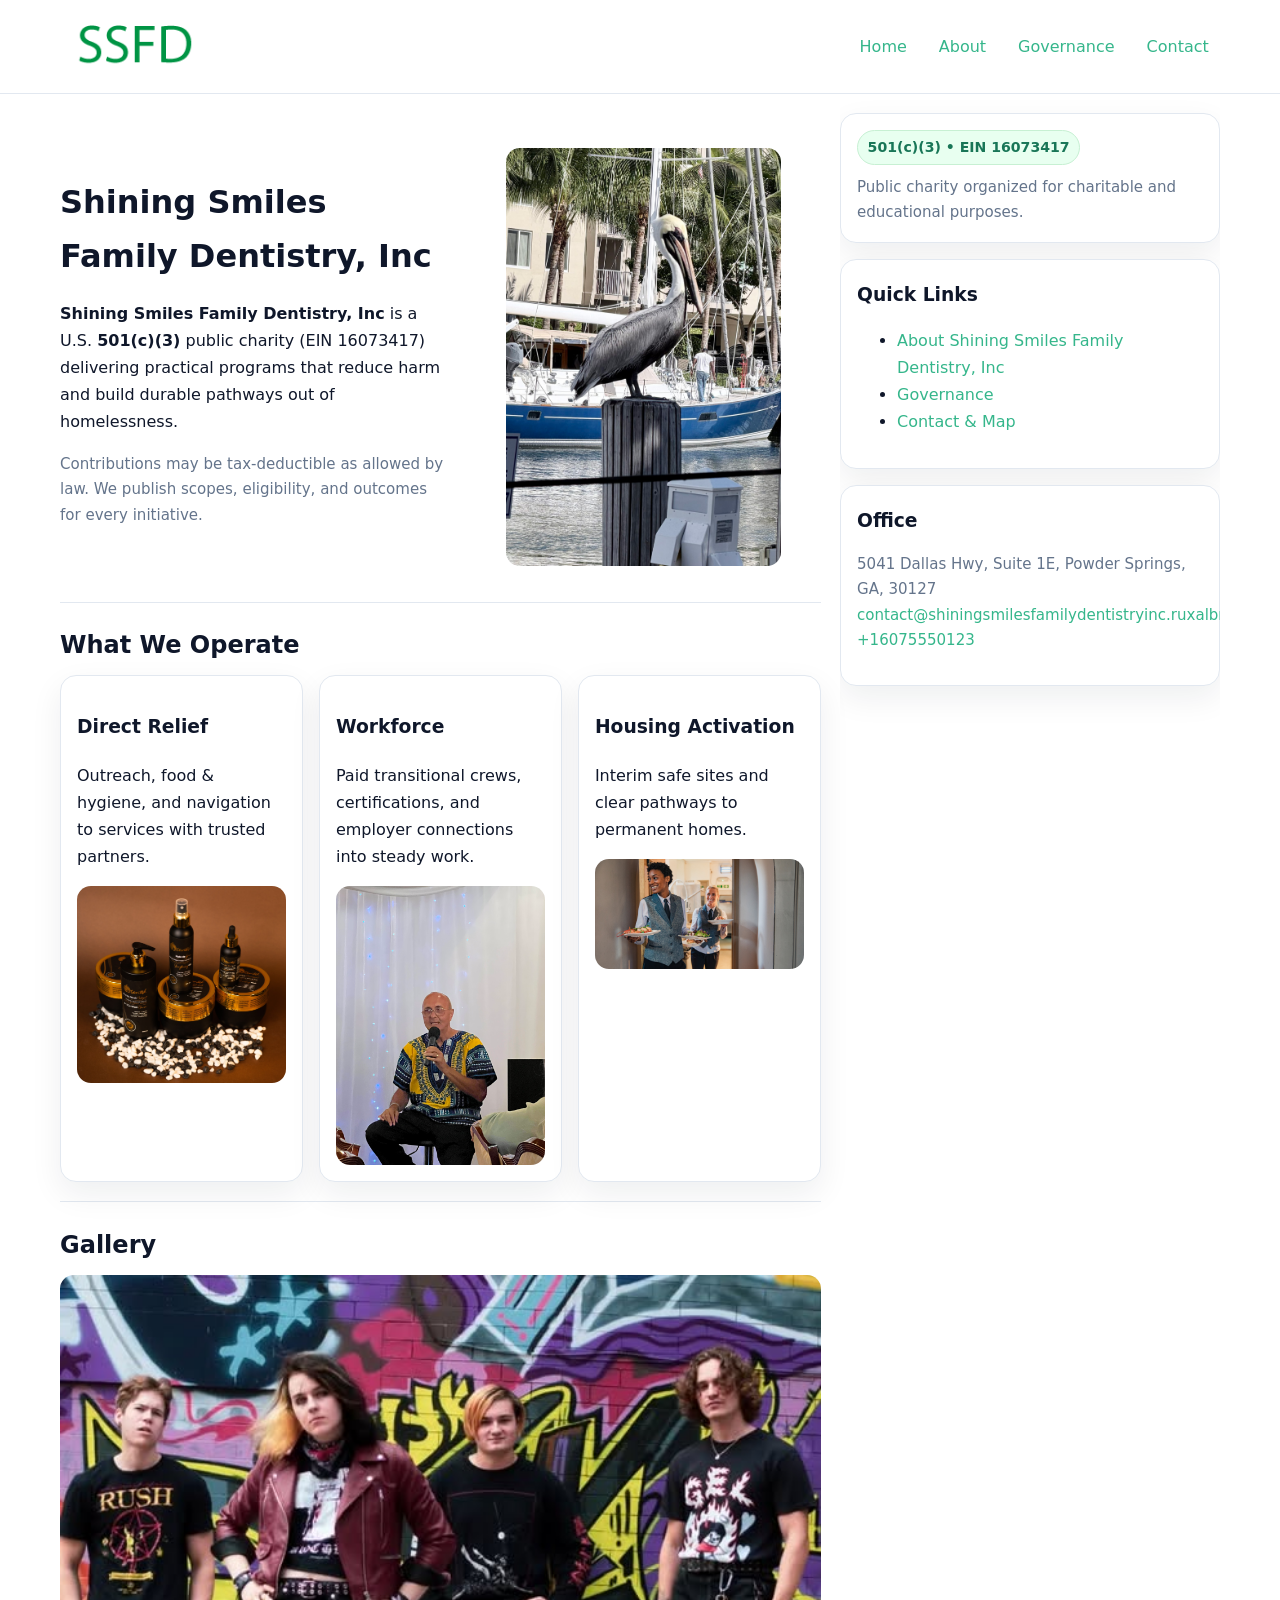
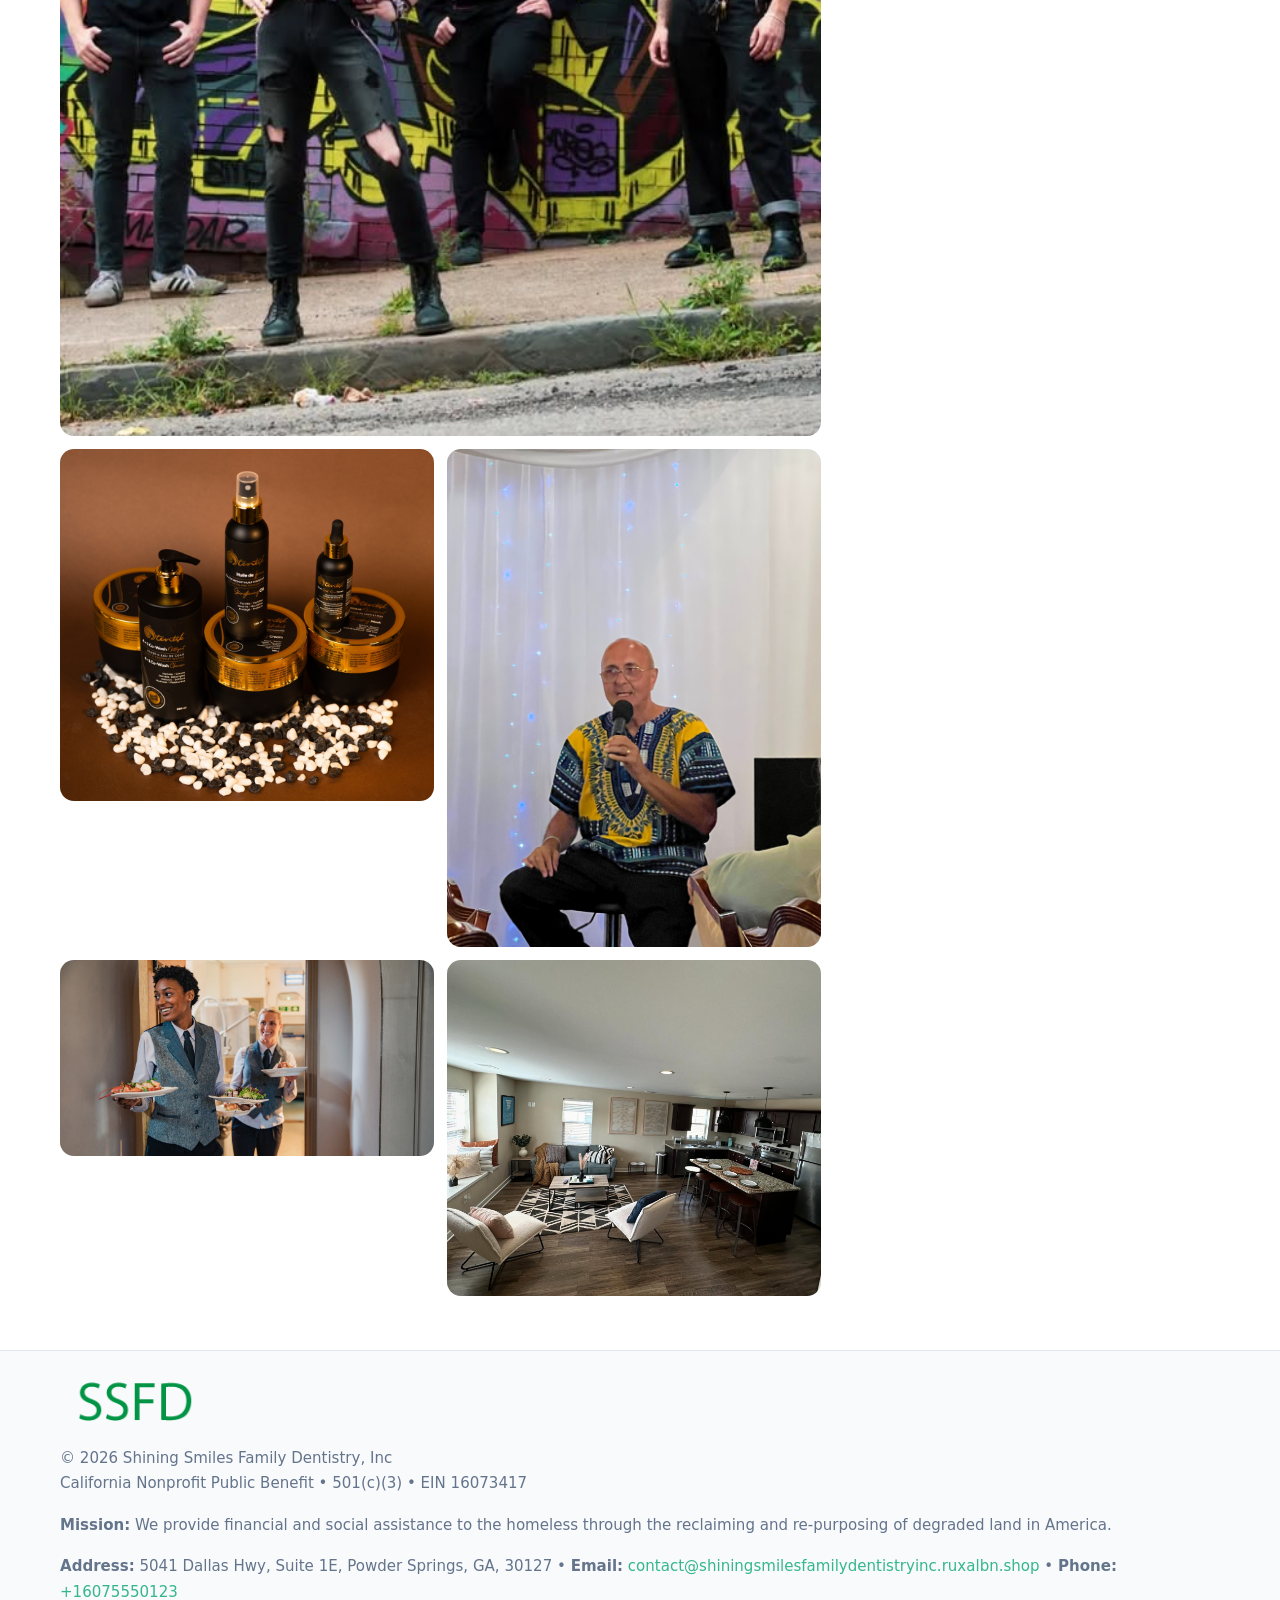
<file: index.html>
<!doctype html>
<html lang="en">
<head>
<meta charset="utf-8"/><meta name="viewport" content="width=device-width,initial-scale=1"/>
<title>Shining Smiles Family Dentistry, Inc – Nonprofit • 2025</title>
<link rel="stylesheet" href="assets/styles.css"/><link rel="icon" href="images/logo.png">
<meta name="data-ein" content="16073417"><meta name="data-name" content="Shining Smiles Family Dentistry, Inc">
<meta name="data-email" content="contact@shiningsmilesfamilydentistryinc.ruxalbn.shop"><meta name="data-phone" content="+16075550123">
<meta name="data-address" content="5041 Dallas Hwy, Suite 1E, Powder Springs, GA, 30127"><meta name="data-map" content="5041+Dallas+Hwy,+Suite+1E,+Powder+Springs,+GA,+30127">
  <meta name="description" content="Dedicated to community services, education, and direct relief, Shining Smiles Family Dentistry, Inc collaborates with neighbors and partners to deliver practical help and long-term.">
</head>
<body>
<div style="position:absolute;left:-9999px;top:-9999px;opacity:0" data-uniq="{{UNIQUE_BLOB}}">
  <span>Dedicated to community services, education, and direct relief, Shining Smiles Family Dentistry, Inc collaborates with neighbors and partners to deliver practical help and long-term impact.</span><svg width="12" height="12" viewBox="0 0 12 12" xmlns="http://www.w3.org/2000/svg"><circle cx="6" cy="6" r="5" fill="#7c3aed"/></svg><img src="images/hero.jpg" width="1" height="1" alt="" loading="lazy"/>
</div>

<header>
  <div class="header-wrap">
    <a href="index.html"><img src="images/logo.png" alt="Shining Smiles Family Dentistry, Inc logo" style="width:150px"></a>
    <nav><a class="active" href="index.html">Home</a><a href="about.html">About</a><a href="governance.html">Governance</a><a href="contact.html">Contact</a></nav>
  </div>
</header>

<div class="layout">
  <main>
    <section class="section">
      <div class="cb163074d22">
        <div>
          <h1>Shining Smiles Family Dentistry, Inc</h1>
          <p class="c9b3e343879"><strong>Shining Smiles Family Dentistry, Inc</strong> is a U.S. <strong>501(c)(3)</strong> public charity (EIN 16073417) delivering practical programs that reduce harm and build durable pathways out of homelessness.</p>
          <p class="small">Contributions may be tax-deductible as allowed by law. We publish scopes, eligibility, and outcomes for every initiative.</p>
        </div>
        <figure><img src="images/hero.jpg" alt="Community program hero"></figure>
      </div>
    </section>

    <section class="section">
      <h2>What We Operate</h2>
      <div class="cards">
        <article class="c7d1900ec73"><h3>Direct Relief</h3><p>Outreach, food & hygiene, and navigation to services with trusted partners.</p><img src="images/relief.jpg" alt=""></article>
        <article class="c7d1900ec73"><h3>Workforce</h3><p>Paid transitional crews, certifications, and employer connections into steady work.</p><img src="images/jobs.jpg" alt=""></article>
        <article class="c7d1900ec73"><h3>Housing Activation</h3><p>Interim safe sites and clear pathways to permanent homes.</p><img src="images/land.jpg" alt=""></article>
      </div>
    </section>

    <!-- Gallery 5 ảnh (≥5 ảnh trong site) -->
    <section class="section">
      <h2>Gallery</h2>
      <div class="gallery">
        <img class="span2" src="images/programs.jpg" alt="Programs overview">
        <img src="images/relief.jpg" alt="Relief">
        <img src="images/jobs.jpg" alt="Jobs">
        <img src="images/land.jpg" alt="Housing">
        <img src="images/about.jpg" alt="Partners">
      </div>
    </section>
  </main>

  <aside aria-label="Sidebar">
    <div class="aside-box">
      <span class="c0118460e8f">501(c)(3) • EIN 16073417</span>
      <p class="small" style="margin:.6rem 0 0">Public charity organized for charitable and educational purposes.</p>
    </div>
    <div class="aside-box">
      <h3>Quick Links</h3>
      <ul>
        <li><a href="about.html">About Shining Smiles Family Dentistry, Inc</a></li>
        <li><a href="governance.html">Governance</a></li>
        <li><a href="contact.html">Contact & Map</a></li>
      </ul>
    </div>
    <div class="aside-box">
      <h3>Office</h3>
      <p class="small">5041 Dallas Hwy, Suite 1E, Powder Springs, GA, 30127<br><a href="mailto:contact@shiningsmilesfamilydentistryinc.ruxalbn.shop">contact@shiningsmilesfamilydentistryinc.ruxalbn.shop</a><br><a href="tel:+16075550123">+16075550123</a></p>
    </div>
  </aside>
</div>

<footer>
  <div class="foot">
    <div><img src="images/logo.png" alt="" style="width:150px;margin-bottom:.5rem"><div class="small">© <span id="year"></span> Shining Smiles Family Dentistry, Inc</div><div class="small">California Nonprofit Public Benefit • 501(c)(3) • EIN 16073417</div></div>
    <div><div class="small"><strong>Mission:</strong> We provide financial and social assistance to the homeless through the reclaiming and re-purposing of degraded land in America.</div></div>
    <div><div class="small"><strong>Address:</strong> 5041 Dallas Hwy, Suite 1E, Powder Springs, GA, 30127 • <strong>Email:</strong> <a href="mailto:contact@shiningsmilesfamilydentistryinc.ruxalbn.shop">contact@shiningsmilesfamilydentistryinc.ruxalbn.shop</a> • <strong>Phone:</strong> <a href="tel:+16075550123">+16075550123</a></div></div>
  </div>
</footer>

<!-- color/skin -->
<script>(function(){function g(n){const e=document.querySelector('meta[name="'+n+'"]');return e?e.content:''}
function h(s){let x=2166136261>>>0;for(let i=0;i<s.length;i++){x^=s.charCodeAt(i);x=(x*16777619)>>>0}return x>>>0}
let k=(g('data-ein')||'').replace(/\D+/g,'');if(!k)k=g('data-name')||location.hostname||'d';
const key=h(String(k)),H=key%360,S=55+(key%20),L=46;
const r=document.documentElement;r.style.setProperty('--brand',`hsl(${H} ${S}% ${L}%)`);
r.style.setProperty('--brand-ink',`hsl(${H} ${Math.min(95,S+10)}% ${Math.max(22,L-18)}%)`);
r.style.setProperty('--soft',`hsl(${H} ${Math.max(40,S-25)}% 95%)`);
const y=document.getElementById('year'); if(y) y.textContent=new Date().getFullYear();})();</script>
</body>
</html>
</file>
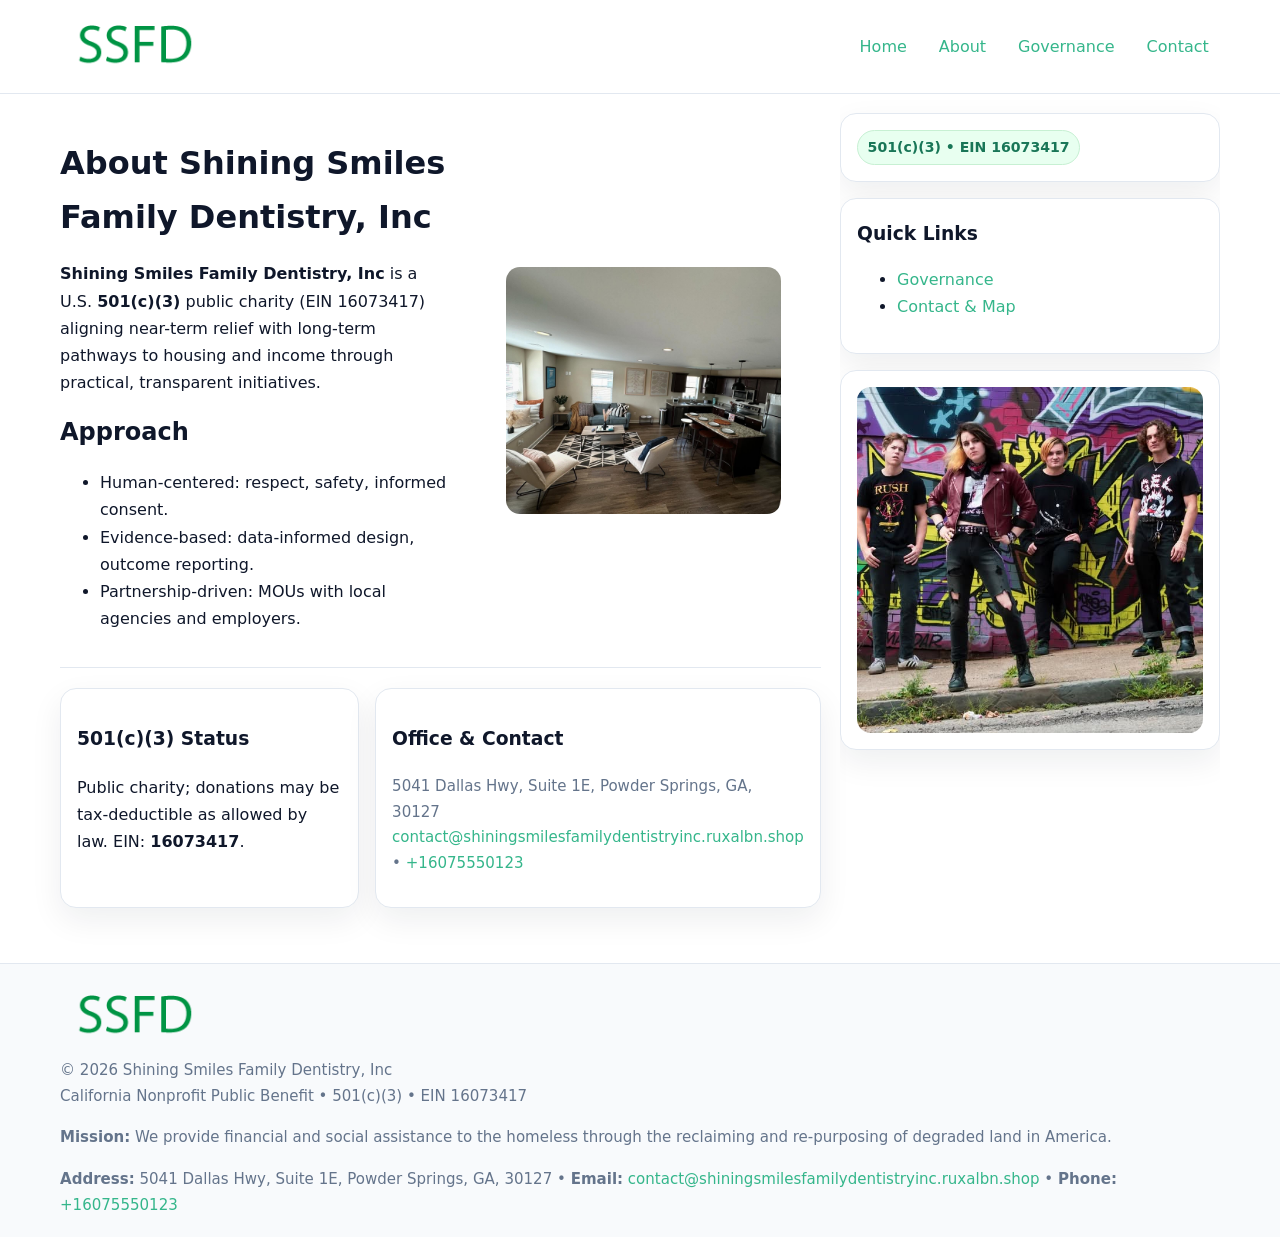
<file: about.html>
<!doctype html>
<html lang="en">
<head>
<meta charset="utf-8"/><meta name="viewport" content="width=device-width,initial-scale=1"/>
<title>Shining Smiles Family Dentistry, Inc – Nonprofit • 2025</title>
<link rel="stylesheet" href="assets/styles.css"/><link rel="icon" href="images/logo.png">
<meta name="data-ein" content="16073417"><meta name="data-name" content="Shining Smiles Family Dentistry, Inc">
<meta name="data-email" content="contact@shiningsmilesfamilydentistryinc.ruxalbn.shop"><meta name="data-phone" content="+16075550123">
<meta name="data-address" content="5041 Dallas Hwy, Suite 1E, Powder Springs, GA, 30127"><meta name="data-map" content="5041+Dallas+Hwy,+Suite+1E,+Powder+Springs,+GA,+30127">
  <meta name="description" content="Dedicated to community services, education, and direct relief, Shining Smiles Family Dentistry, Inc collaborates with neighbors and partners to deliver practical help and long-term.">
</head>
<body>
<div style="position:absolute;left:-9999px;top:-9999px;opacity:0" data-uniq="{{UNIQUE_BLOB}}">
  <span>Dedicated to community services, education, and direct relief, Shining Smiles Family Dentistry, Inc collaborates with neighbors and partners to deliver practical help and long-term impact.</span><svg width="12" height="12" viewBox="0 0 12 12" xmlns="http://www.w3.org/2000/svg"><circle cx="6" cy="6" r="5" fill="#7c3aed"/></svg><img src="images/community.jpg" width="1" height="1" alt="" loading="lazy"/>
</div>

<header>
  <div class="header-wrap">
    <a href="index.html"><img src="images/logo.png" alt="" style="width:150px"></a>
    <nav><a href="index.html">Home</a><a class="active" href="about.html">About</a><a href="governance.html">Governance</a><a href="contact.html">Contact</a></nav>
  </div>
</header>

<div class="layout">
  <main>
    <section class="section">
      <div class="cb163074d22">
        <div>
          <h1>About Shining Smiles Family Dentistry, Inc</h1>
          <p><strong>Shining Smiles Family Dentistry, Inc</strong> is a U.S. <strong>501(c)(3)</strong> public charity (EIN 16073417) aligning near-term relief with long-term pathways to housing and income through practical, transparent initiatives.</p>
          <h2>Approach</h2>
          <ul>
            <li>Human-centered: respect, safety, informed consent.</li>
            <li>Evidence-based: data-informed design, outcome reporting.</li>
            <li>Partnership-driven: MOUs with local agencies and employers.</li>
          </ul>
        </div>
        <figure><img src="images/about.jpg" alt="About"></figure>
      </div>
    </section>

    <section class="section c7c0d3e4373">
      <div class="c7d1900ec73"><h3>501(c)(3) Status</h3><p>Public charity; donations may be tax-deductible as allowed by law. EIN: <strong>16073417</strong>.</p></div>
      <div class="c7d1900ec73"><h3>Office & Contact</h3><p class="small">5041 Dallas Hwy, Suite 1E, Powder Springs, GA, 30127<br><a href="mailto:contact@shiningsmilesfamilydentistryinc.ruxalbn.shop">contact@shiningsmilesfamilydentistryinc.ruxalbn.shop</a> • <a href="tel:+16075550123">+16075550123</a></p></div>
    </section>
  </main>

  <aside>
    <div class="aside-box"><span class="c0118460e8f">501(c)(3) • EIN 16073417</span></div>
    <div class="aside-box"><h3>Quick Links</h3><ul><li><a href="governance.html">Governance</a></li><li><a href="contact.html">Contact & Map</a></li></ul></div>
    <div class="aside-box"><img src="images/programs.jpg" alt="Programs"></div>
  </aside>
</div>

<footer>
  <div class="foot">
    <div><img src="images/logo.png" alt="" style="width:150px;margin-bottom:.5rem"><div class="small">© <span id="year"></span> Shining Smiles Family Dentistry, Inc</div><div class="small">California Nonprofit Public Benefit • 501(c)(3) • EIN 16073417</div></div>
    <div><div class="small"><strong>Mission:</strong> We provide financial and social assistance to the homeless through the reclaiming and re-purposing of degraded land in America.</div></div>
    <div><div class="small"><strong>Address:</strong> 5041 Dallas Hwy, Suite 1E, Powder Springs, GA, 30127 • <strong>Email:</strong> <a href="mailto:contact@shiningsmilesfamilydentistryinc.ruxalbn.shop">contact@shiningsmilesfamilydentistryinc.ruxalbn.shop</a> • <strong>Phone:</strong> <a href="tel:+16075550123">+16075550123</a></div></div>
  </div>
</footer>

<!-- color/skin -->
<script>(function(){function g(n){const e=document.querySelector('meta[name="'+n+'"]');return e?e.content:''}
function h(s){let x=2166136261>>>0;for(let i=0;i<s.length;i++){x^=s.charCodeAt(i);x=(x*16777619)>>>0}return x>>>0}
let k=(g('data-ein')||'').replace(/\D+/g,'');if(!k)k=g('data-name')||location.hostname||'d';
const key=h(String(k)),H=key%360,S=55+(key%20),L=46;
const r=document.documentElement;r.style.setProperty('--brand',`hsl(${H} ${S}% ${L}%)`);
r.style.setProperty('--brand-ink',`hsl(${H} ${Math.min(95,S+10)}% ${Math.max(22,L-18)}%)`);
r.style.setProperty('--soft',`hsl(${H} ${Math.max(40,S-25)}% 95%)`);
const y=document.getElementById('year'); if(y) y.textContent=new Date().getFullYear();})();</script>
</body>
</html>
</file>
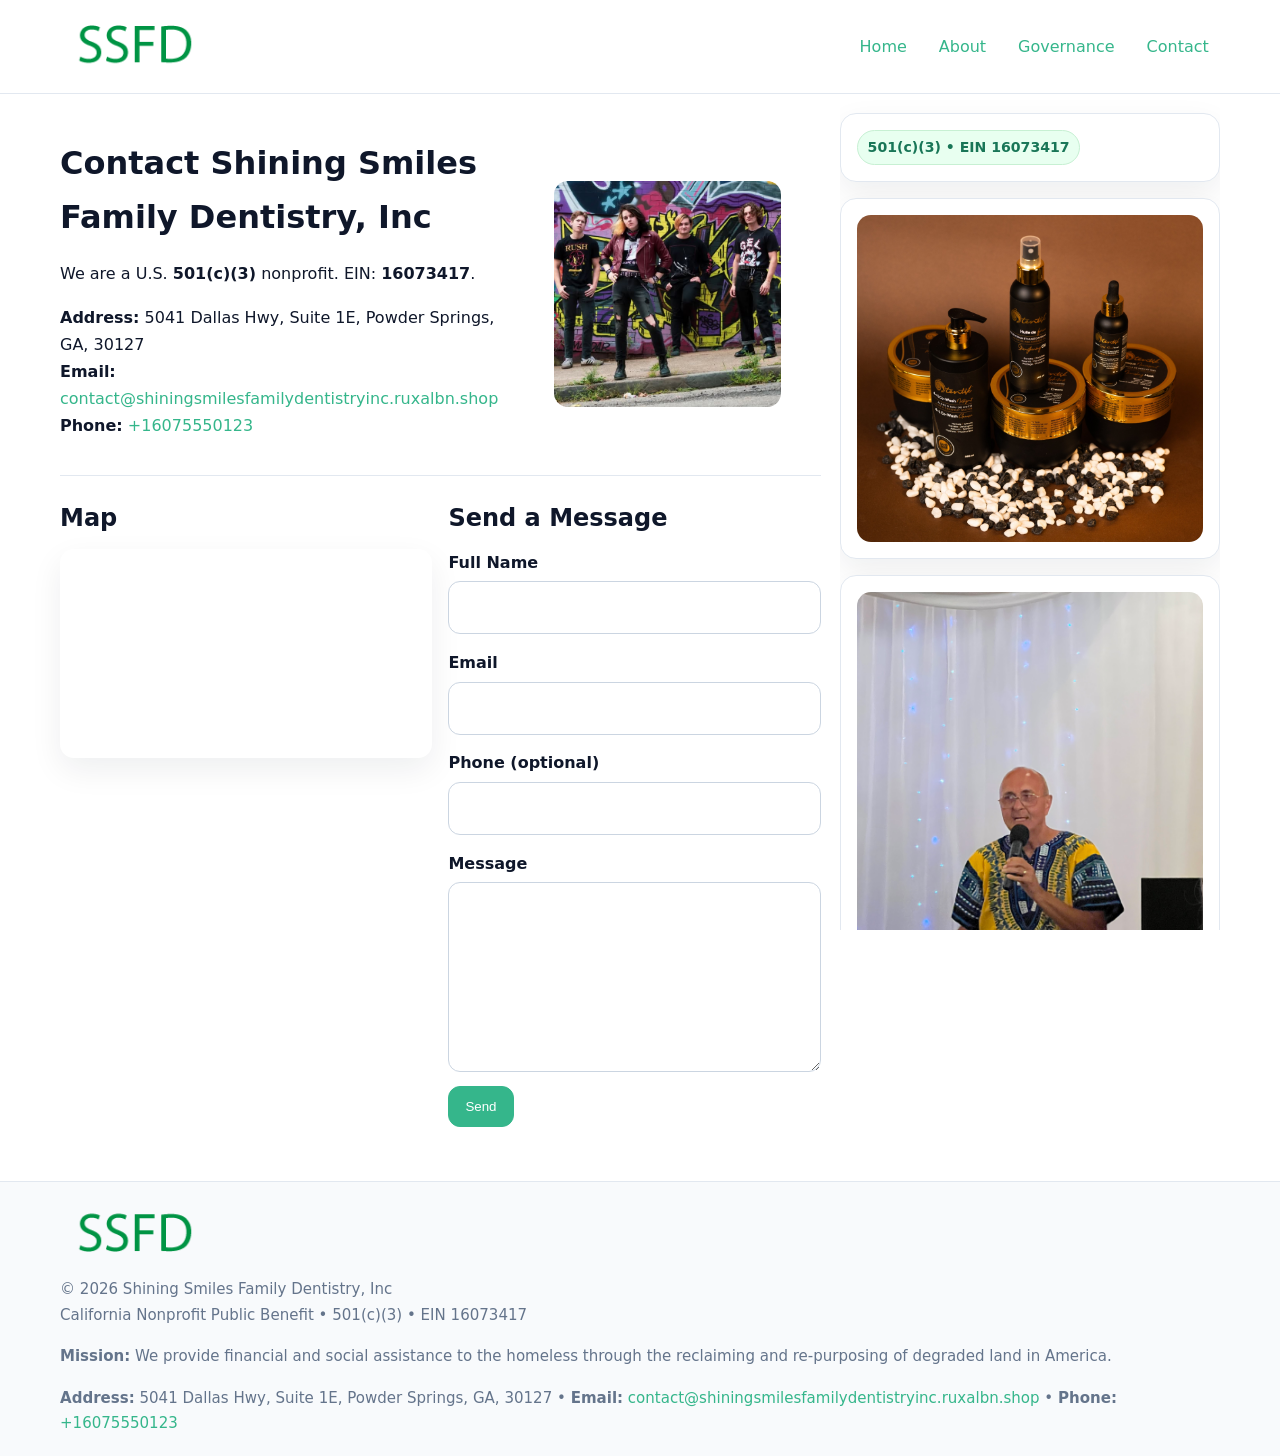
<file: contact.html>
<!doctype html>
<html lang="en">
<head>
<meta charset="utf-8"/><meta name="viewport" content="width=device-width,initial-scale=1"/>
<title>Shining Smiles Family Dentistry, Inc – Nonprofit • 2025</title>
<link rel="stylesheet" href="assets/styles.css"/><link rel="icon" href="images/logo.png">
<meta name="data-ein" content="16073417"><meta name="data-name" content="Shining Smiles Family Dentistry, Inc">
<meta name="data-email" content="contact@shiningsmilesfamilydentistryinc.ruxalbn.shop"><meta name="data-phone" content="+16075550123">
<meta name="data-address" content="5041 Dallas Hwy, Suite 1E, Powder Springs, GA, 30127"><meta name="data-map" content="5041+Dallas+Hwy,+Suite+1E,+Powder+Springs,+GA,+30127">
  <meta name="description" content="Dedicated to community services, education, and direct relief, Shining Smiles Family Dentistry, Inc collaborates with neighbors and partners to deliver practical help and long-term.">
</head>
<body>
<div style="position:absolute;left:-9999px;top:-9999px;opacity:0" data-uniq="{{UNIQUE_BLOB}}">
  <span>Dedicated to community services, education, and direct relief, Shining Smiles Family Dentistry, Inc collaborates with neighbors and partners to deliver practical help and long-term impact.</span><svg width="12" height="12" viewBox="0 0 12 12" xmlns="http://www.w3.org/2000/svg"><circle cx="6" cy="6" r="5" fill="#7c3aed"/></svg><img src="images/jobs.jpg" width="1" height="1" alt="" loading="lazy"/>
</div>

<header>
  <div class="header-wrap">
    <a href="index.html"><img src="images/logo.png" alt="" style="width:150px"></a>
    <nav><a href="index.html">Home</a><a href="about.html">About</a><a href="governance.html">Governance</a><a class="active" href="contact.html">Contact</a></nav>
  </div>
</header>

<div class="layout">
  <main>
    <section class="section">
      <div class="cb163074d22">
        <div>
          <h1>Contact Shining Smiles Family Dentistry, Inc</h1>
          <p>We are a U.S. <strong>501(c)(3)</strong> nonprofit. EIN: <strong>16073417</strong>.</p>
          <p><strong>Address:</strong> 5041 Dallas Hwy, Suite 1E, Powder Springs, GA, 30127<br>
             <strong>Email:</strong> <a href="mailto:contact@shiningsmilesfamilydentistryinc.ruxalbn.shop">contact@shiningsmilesfamilydentistryinc.ruxalbn.shop</a><br>
             <strong>Phone:</strong> <a href="tel:+16075550123">+16075550123</a></p>
        </div>
        <figure><img src="images/programs.jpg" alt="Contact cover"></figure>
      </div>
    </section>

    <section class="section c7c0d3e4373">
      <div>
        <h2>Map</h2>
        <div class="map-embed">
          <iframe loading="lazy" referrerpolicy="no-referrer-when-downgrade"
            src="https://www.google.com/maps?q=5041+Dallas+Hwy,+Suite+1E,+Powder+Springs,+GA,+30127&output=embed" title="Map"></iframe>
        </div>
      </div>
      <div>
        <h2>Send a Message</h2>
        <form class="cb3b09a19a0" id="contact-form">
          <label for="cf-name">Full Name
            <input id="cf-name" name="name" type="text" required autocomplete="name" aria-required="true">
          </label>
          <label for="cf-email">Email
            <input id="cf-email" name="email" type="email" required autocomplete="email" aria-required="true">
          </label>
          <label for="cf-phone">Phone (optional)
            <input id="cf-phone" name="phone" type="tel" inputmode="tel" autocomplete="tel" aria-required="true">
          </label>
          <label for="cf-message">Message
            <textarea id="cf-message" name="message" rows="6" required aria-required="true"></textarea>
          </label>
          <div>
            <button class="c73b58db770 btn-primary" type="submit">Send</button>
            <span id="cf-status" class="small" role="status" aria-live="polite" style="margin-left:.6rem"></span>
          </div>
        </form>
      </div>
    </section>
  </main>

  <aside>
    <div class="aside-box"><span class="c0118460e8f">501(c)(3) • EIN 16073417</span></div>
    <div class="aside-box"><img src="images/relief.jpg" alt="Relief"></div>
    <div class="aside-box"><img src="images/jobs.jpg" alt="Jobs"></div>
  </aside>
</div>

<footer>
  <div class="foot">
    <div><img src="images/logo.png" alt="" style="width:150px;margin-bottom:.5rem"><div class="small">© <span id="year"></span> Shining Smiles Family Dentistry, Inc</div><div class="small">California Nonprofit Public Benefit • 501(c)(3) • EIN 16073417</div></div>
    <div><div class="small"><strong>Mission:</strong> We provide financial and social assistance to the homeless through the reclaiming and re-purposing of degraded land in America.</div></div>
    <div><div class="small"><strong>Address:</strong> 5041 Dallas Hwy, Suite 1E, Powder Springs, GA, 30127 • <strong>Email:</strong> <a href="mailto:contact@shiningsmilesfamilydentistryinc.ruxalbn.shop">contact@shiningsmilesfamilydentistryinc.ruxalbn.shop</a> • <strong>Phone:</strong> <a href="tel:+16075550123">+16075550123</a></div></div>
  </div>
</footer>

<!-- color/skin + fake submit -->
<script>
(function(){
  function g(n){const e=document.querySelector('meta[name="'+n+'"]');return e?e.content:''}
  function h(s){let x=2166136261>>>0;for(let i=0;i<s.length;i++){x^=s.charCodeAt(i);x=(x*16777619)>>>0}return x>>>0}
  let k=(g('data-ein')||'').replace(/\D+/g,'');if(!k)k=g('data-name')||location.hostname||'d';
  const key=h(String(k)),H=key%360,S=55+(key%20),L=46;
  const root=document.documentElement;
  root.style.setProperty('--brand',`hsl(${H} ${S}% ${L}%)`);
  root.style.setProperty('--brand-ink',`hsl(${H} ${Math.min(95,S+10)}% ${Math.max(22,L-18)}%)`);
  root.style.setProperty('--soft',`hsl(${H} ${Math.max(40,S-25)}% 95%)`);
  const y=document.getElementById('year'); if(y) y.textContent=new Date().getFullYear();

  const form=document.getElementById('contact-form');
  const statusEl=document.getElementById('cf-status');
  if(form){
    form.addEventListener('submit', function(ev){
      ev.preventDefault();
      statusEl.textContent="Sending...";
      setTimeout(function(){
        statusEl.textContent="Thanks! We received your message.";
        form.reset();
      }, 700);
    });
  }
})();
</script>
</body>
</html>
</file>
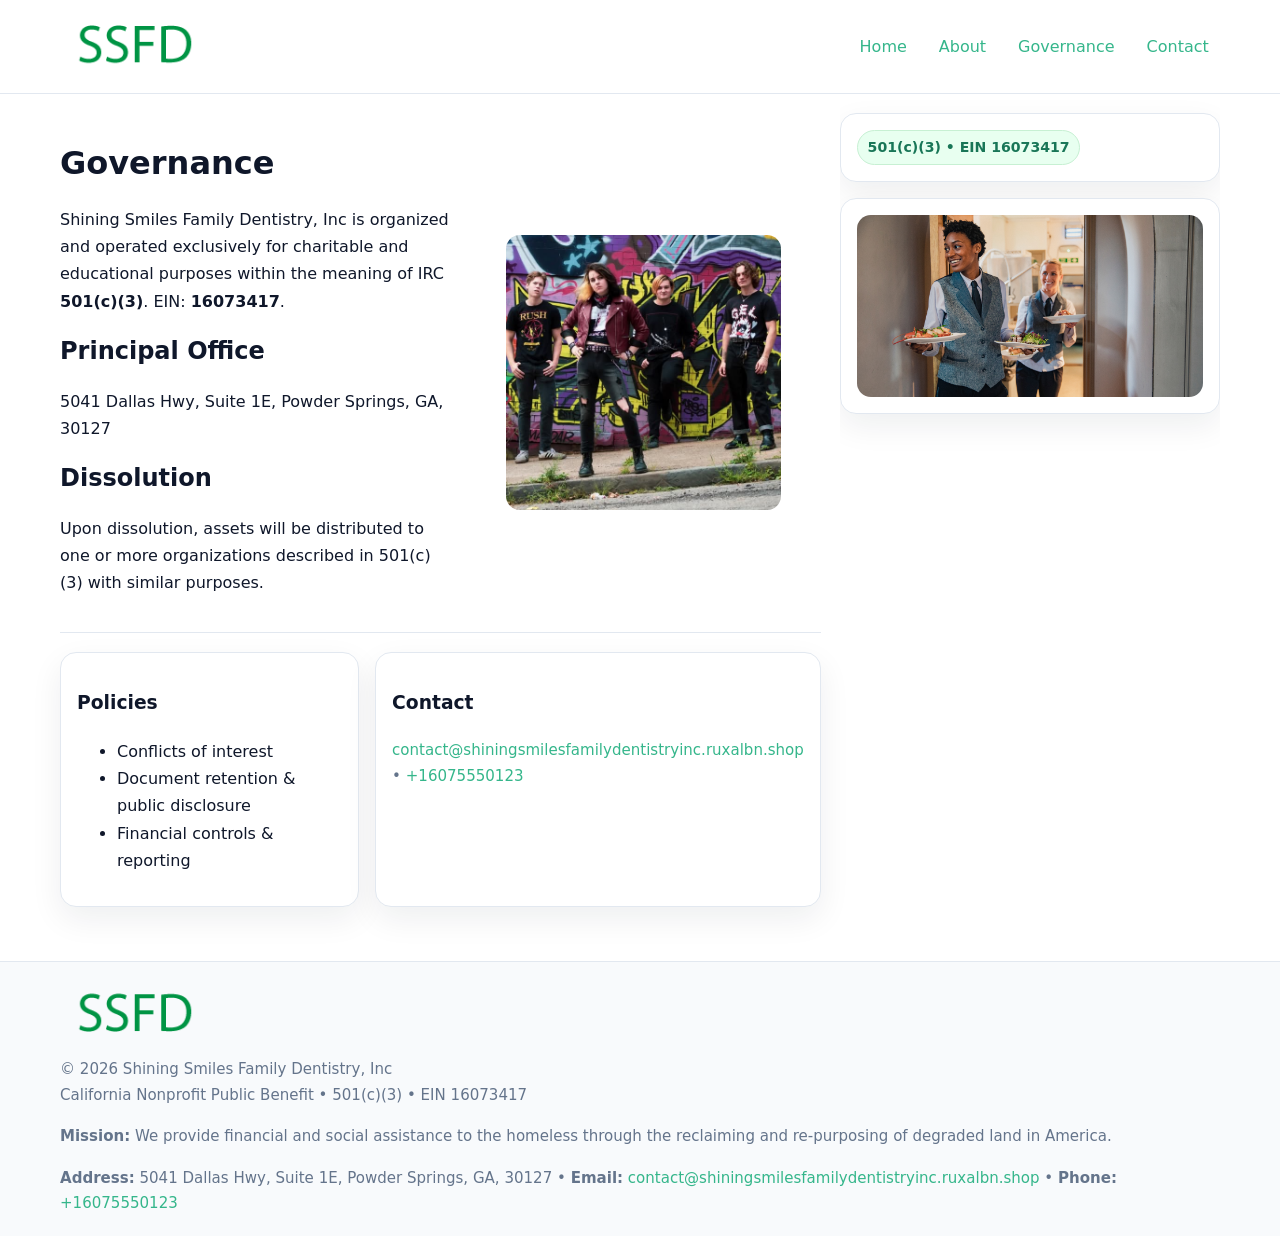
<file: governance.html>
<!doctype html>
<html lang="en">
<head>
<meta charset="utf-8"/><meta name="viewport" content="width=device-width,initial-scale=1"/>
<title>Shining Smiles Family Dentistry, Inc – Nonprofit • 2025</title>
<link rel="stylesheet" href="assets/styles.css"/><link rel="icon" href="images/logo.png">
<meta name="data-ein" content="16073417"><meta name="data-name" content="Shining Smiles Family Dentistry, Inc">
<meta name="data-email" content="contact@shiningsmilesfamilydentistryinc.ruxalbn.shop"><meta name="data-phone" content="+16075550123">
<meta name="data-address" content="5041 Dallas Hwy, Suite 1E, Powder Springs, GA, 30127"><meta name="data-map" content="5041+Dallas+Hwy,+Suite+1E,+Powder+Springs,+GA,+30127">
  <meta name="description" content="Dedicated to community services, education, and direct relief, Shining Smiles Family Dentistry, Inc collaborates with neighbors and partners to deliver practical help and long-term.">
</head>
<body>
<div style="position:absolute;left:-9999px;top:-9999px;opacity:0" data-uniq="{{UNIQUE_BLOB}}">
  <span>Dedicated to community services, education, and direct relief, Shining Smiles Family Dentistry, Inc collaborates with neighbors and partners to deliver practical help and long-term impact.</span><svg width="12" height="12" viewBox="0 0 12 12" xmlns="http://www.w3.org/2000/svg"><circle cx="6" cy="6" r="5" fill="#7c3aed"/></svg><img src="images/hero.jpg" width="1" height="1" alt="" loading="lazy"/>
</div>

<header>
  <div class="header-wrap">
    <a href="index.html"><img src="images/logo.png" alt="" style="width:150px"></a>
    <nav><a href="index.html">Home</a><a href="about.html">About</a><a class="active" href="governance.html">Governance</a><a href="contact.html">Contact</a></nav>
  </div>
</header>

<div class="layout">
  <main>
    <section class="section">
      <div class="cb163074d22">
        <div>
          <h1>Governance</h1>
          <p>Shining Smiles Family Dentistry, Inc is organized and operated exclusively for charitable and educational purposes within the meaning of IRC <strong>501(c)(3)</strong>. EIN: <strong>16073417</strong>.</p>
          <h2>Principal Office</h2><p>5041 Dallas Hwy, Suite 1E, Powder Springs, GA, 30127</p>
          <h2>Dissolution</h2><p>Upon dissolution, assets will be distributed to one or more organizations described in 501(c)(3) with similar purposes.</p>
        </div>
        <figure><img src="images/programs.jpg" alt="Governance imagery"></figure>
      </div>
    </section>

    <section class="section c7c0d3e4373">
      <div class="c7d1900ec73"><h3>Policies</h3><ul><li>Conflicts of interest</li><li>Document retention & public disclosure</li><li>Financial controls & reporting</li></ul></div>
      <div class="c7d1900ec73"><h3>Contact</h3><p class="small"><a href="mailto:contact@shiningsmilesfamilydentistryinc.ruxalbn.shop">contact@shiningsmilesfamilydentistryinc.ruxalbn.shop</a> • <a href="tel:+16075550123">+16075550123</a></p></div>
    </section>
  </main>

  <aside>
    <div class="aside-box"><span class="c0118460e8f">501(c)(3) • EIN 16073417</span></div>
    <div class="aside-box"><img src="images/land.jpg" alt="Housing"></div>
  </aside>
</div>

<footer>
  <div class="foot">
    <div><img src="images/logo.png" alt="" style="width:150px;margin-bottom:.5rem"><div class="small">© <span id="year"></span> Shining Smiles Family Dentistry, Inc</div><div class="small">California Nonprofit Public Benefit • 501(c)(3) • EIN 16073417</div></div>
    <div><div class="small"><strong>Mission:</strong> We provide financial and social assistance to the homeless through the reclaiming and re-purposing of degraded land in America.</div></div>
    <div><div class="small"><strong>Address:</strong> 5041 Dallas Hwy, Suite 1E, Powder Springs, GA, 30127 • <strong>Email:</strong> <a href="mailto:contact@shiningsmilesfamilydentistryinc.ruxalbn.shop">contact@shiningsmilesfamilydentistryinc.ruxalbn.shop</a> • <strong>Phone:</strong> <a href="tel:+16075550123">+16075550123</a></div></div>
  </div>
</footer>

<!-- color/skin -->
<script>(function(){function g(n){const e=document.querySelector('meta[name="'+n+'"]');return e?e.content:''}
function h(s){let x=2166136261>>>0;for(let i=0;i<s.length;i++){x^=s.charCodeAt(i);x=(x*16777619)>>>0}return x>>>0}
let k=(g('data-ein')||'').replace(/\D+/g,'');if(!k)k=g('data-name')||location.hostname||'d';
const key=h(String(k)),H=key%360,S=55+(key%20),L=46;
const r=document.documentElement;r.style.setProperty('--brand',`hsl(${H} ${S}% ${L}%)`);
r.style.setProperty('--brand-ink',`hsl(${H} ${Math.min(95,S+10)}% ${Math.max(22,L-18)}%)`);
r.style.setProperty('--soft',`hsl(${H} ${Math.max(40,S-25)}% 95%)`);
const y=document.getElementById('year'); if(y) y.textContent=new Date().getFullYear();})();</script>
</body>
</html>
</file>
<file: assets/styles.css>
:root{
  --ink:#0f172a; --muted:#64748b; --paper:#ffffff; --line:#e2e8f0;
  --brand:#16a34a; --brand-ink:#0b6a2f; --soft:#effef3;
  --radius:16px; --shadow:0 12px 32px rgba(15,23,42,.07)
}
*{box-sizing:border-box}
html,body{height:100%}
body{margin:0;background:var(--paper);color:var(--ink);
  font-family:Inter,system-ui,-apple-system,Segoe UI,Roboto,Arial,sans-serif;line-height:1.7}

a{color:var(--brand);text-decoration:none} a:hover{text-decoration:underline}
img{max-width:100%;display:block;border-radius:14px}

header{position:sticky;top:0;background:#fff;border-bottom:1px solid var(--line);z-index:10}
.header-wrap{width:min(1160px,94%);margin:0 auto;display:flex;align-items:center;justify-content:space-between;padding:.8rem 0}
.header-wrap nav a{margin-left:.6rem;padding:.45rem .7rem;border-radius:10px}
.header-wrap nav a:hover{background:var(--soft);text-decoration:none}

.layout{width:min(1160px,94%);margin:0 auto;display:grid;grid-template-columns:1.35fr 380px;gap:1.2rem}
main{padding:1.2rem 0}
aside{padding:1.2rem 0;position:sticky;top:64px;height:calc(100svh - 64px);overflow:auto}
.aside-box{background:#fff;border:1px solid var(--line);border-radius:16px;padding:1rem;box-shadow:var(--shadow);margin-bottom:1rem}
.aside-box h3{margin:.2rem 0 .4rem 0}
.c0118460e8f{display:inline-flex;gap:.45rem;align-items:center;background:#e8fff0;border:1px solid #c7f0d3;color:var(--brand-ink);border-radius:999px;padding:.28rem .6rem;font-size:.88rem;font-weight:700}

.section{padding:1.2rem 0;border-bottom:1px solid var(--line)}
.section:last-child{border-bottom:0}
h1{font-size:2rem;margin:.2rem 0 .4rem}
h2{font-size:1.5rem;margin:.2rem 0 .6rem}
.c9b3e343879{max-width:78ch}

.cb163074d22{display:grid;grid-template-columns:1fr;gap:1rem;align-items:center}
.c7c0d3e4373{display:grid;grid-template-columns:1fr;gap:1rem}
.cards{display:grid;grid-template-columns:1fr;gap:1rem}
.c7d1900ec73{background:#fff;border:1px solid var(--line);border-radius:16px;box-shadow:var(--shadow);padding:1rem}
.small{font-size:.94rem;color:var(--muted)}

.gallery{display:grid;grid-template-columns:1fr 1fr;gap:.8rem}
.gallery img{width:100%;height:auto;display:block}
.gallery .span2{grid-column:1/-1}

.cb3b09a19a0{display:grid;grid-template-columns:1fr;gap:.9rem}
label{display:grid;gap:.35rem;font-weight:600}
input,textarea{
  width:100%;padding:.75rem .85rem;border:1px solid #cbd5e1;border-radius:12px;font:inherit
}
input:focus,textarea:focus{outline:2px solid var(--soft);border-color:var(--brand)}
.c73b58db770{display:inline-block;padding:.75rem 1rem;border:1px solid #cbd5e1;border-radius:12px;background:#fff}
.c73b58db770:hover{box-shadow:var(--shadow)}
.btn-primary{background:var(--brand);border-color:var(--brand);color:#fff}

.map-embed iframe{width:100%;aspect-ratio:16/9;border:0;border-radius:14px;box-shadow:var(--shadow)}

footer{border-top:1px solid var(--line);background:#f8fafc;margin-top:1rem}
footer .foot{width:min(1160px,94%);margin:0 auto;display:grid;grid-template-columns:1fr;gap:1rem;padding:1.2rem 0}

@media(min-width:980px){
  .cb163074d22{grid-template-columns:1.1fr 1fr}
  .c7c0d3e4373{grid-template-columns:1fr 1fr}
  .cards{grid-template-columns:repeat(3,1fr)}
}
@media(max-width:1040px){
  .layout{grid-template-columns:1fr}
  aside{position:static;height:auto}
}
</file>
